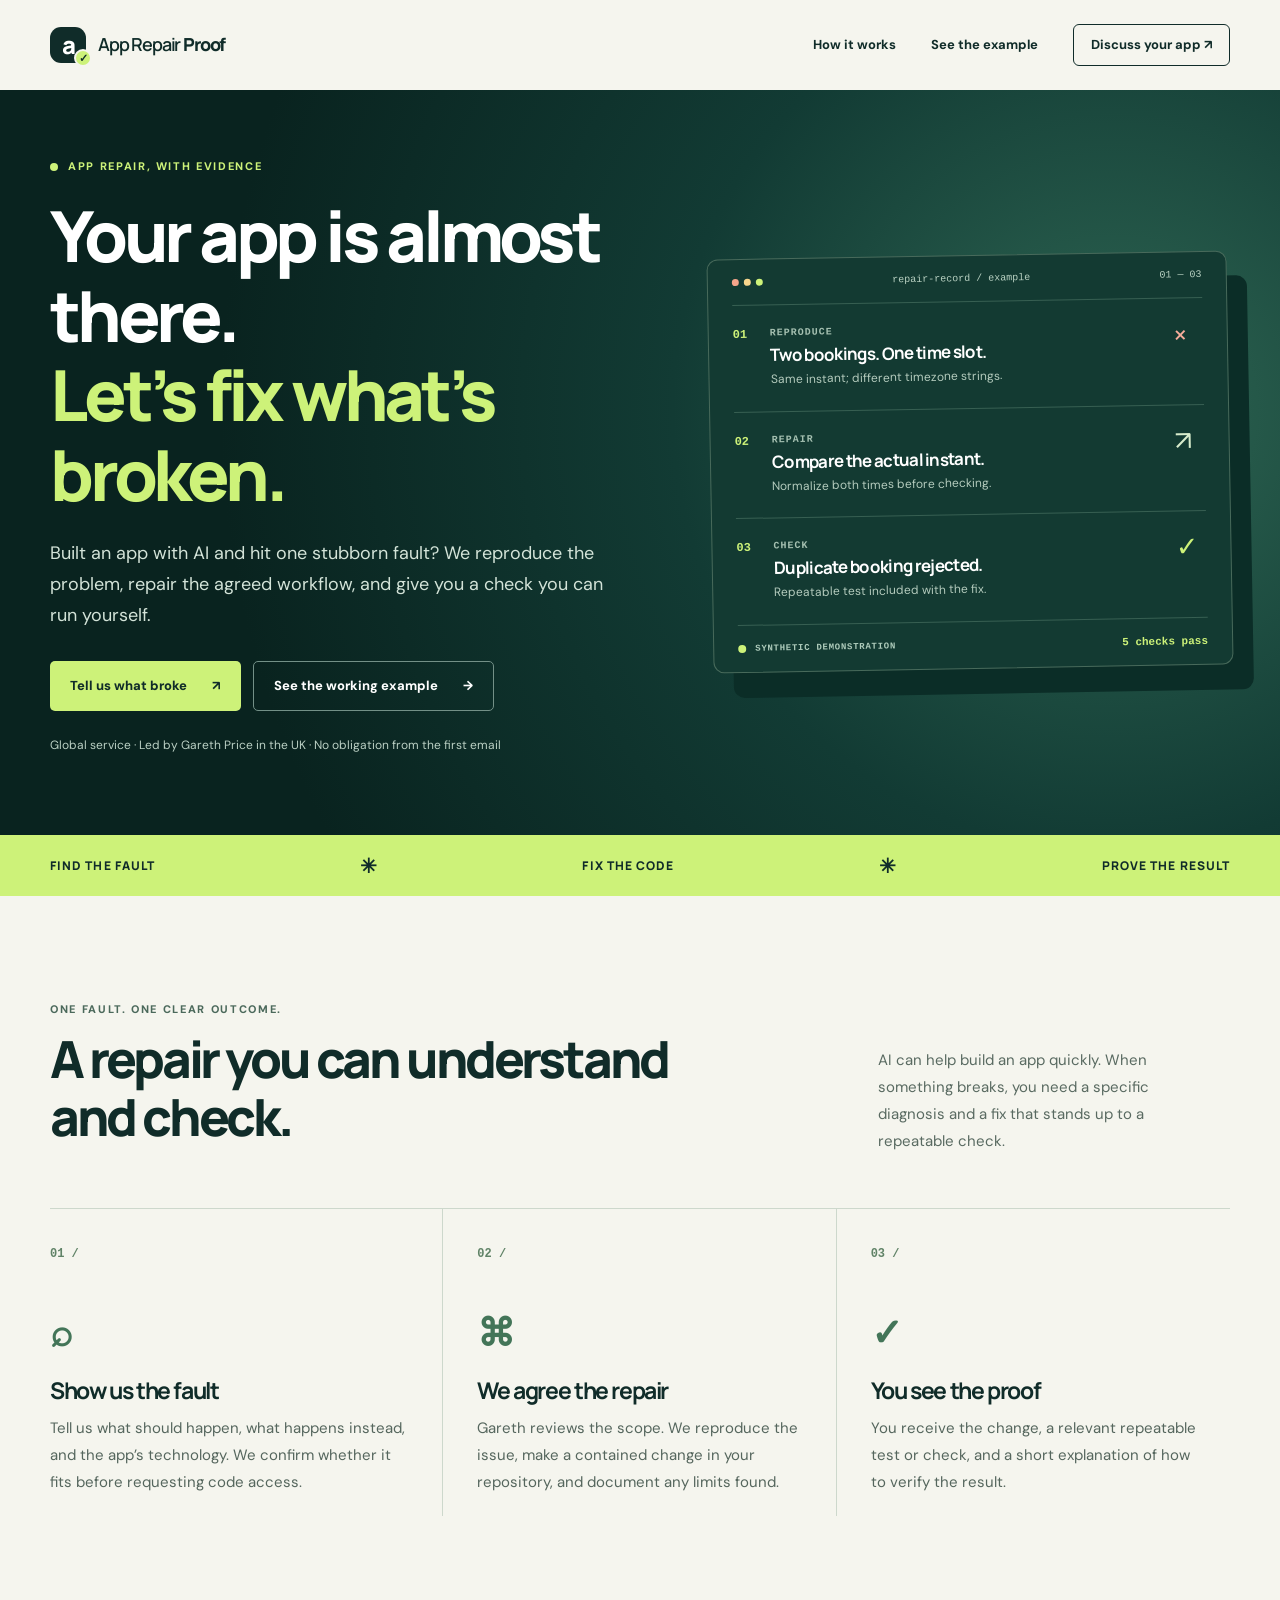
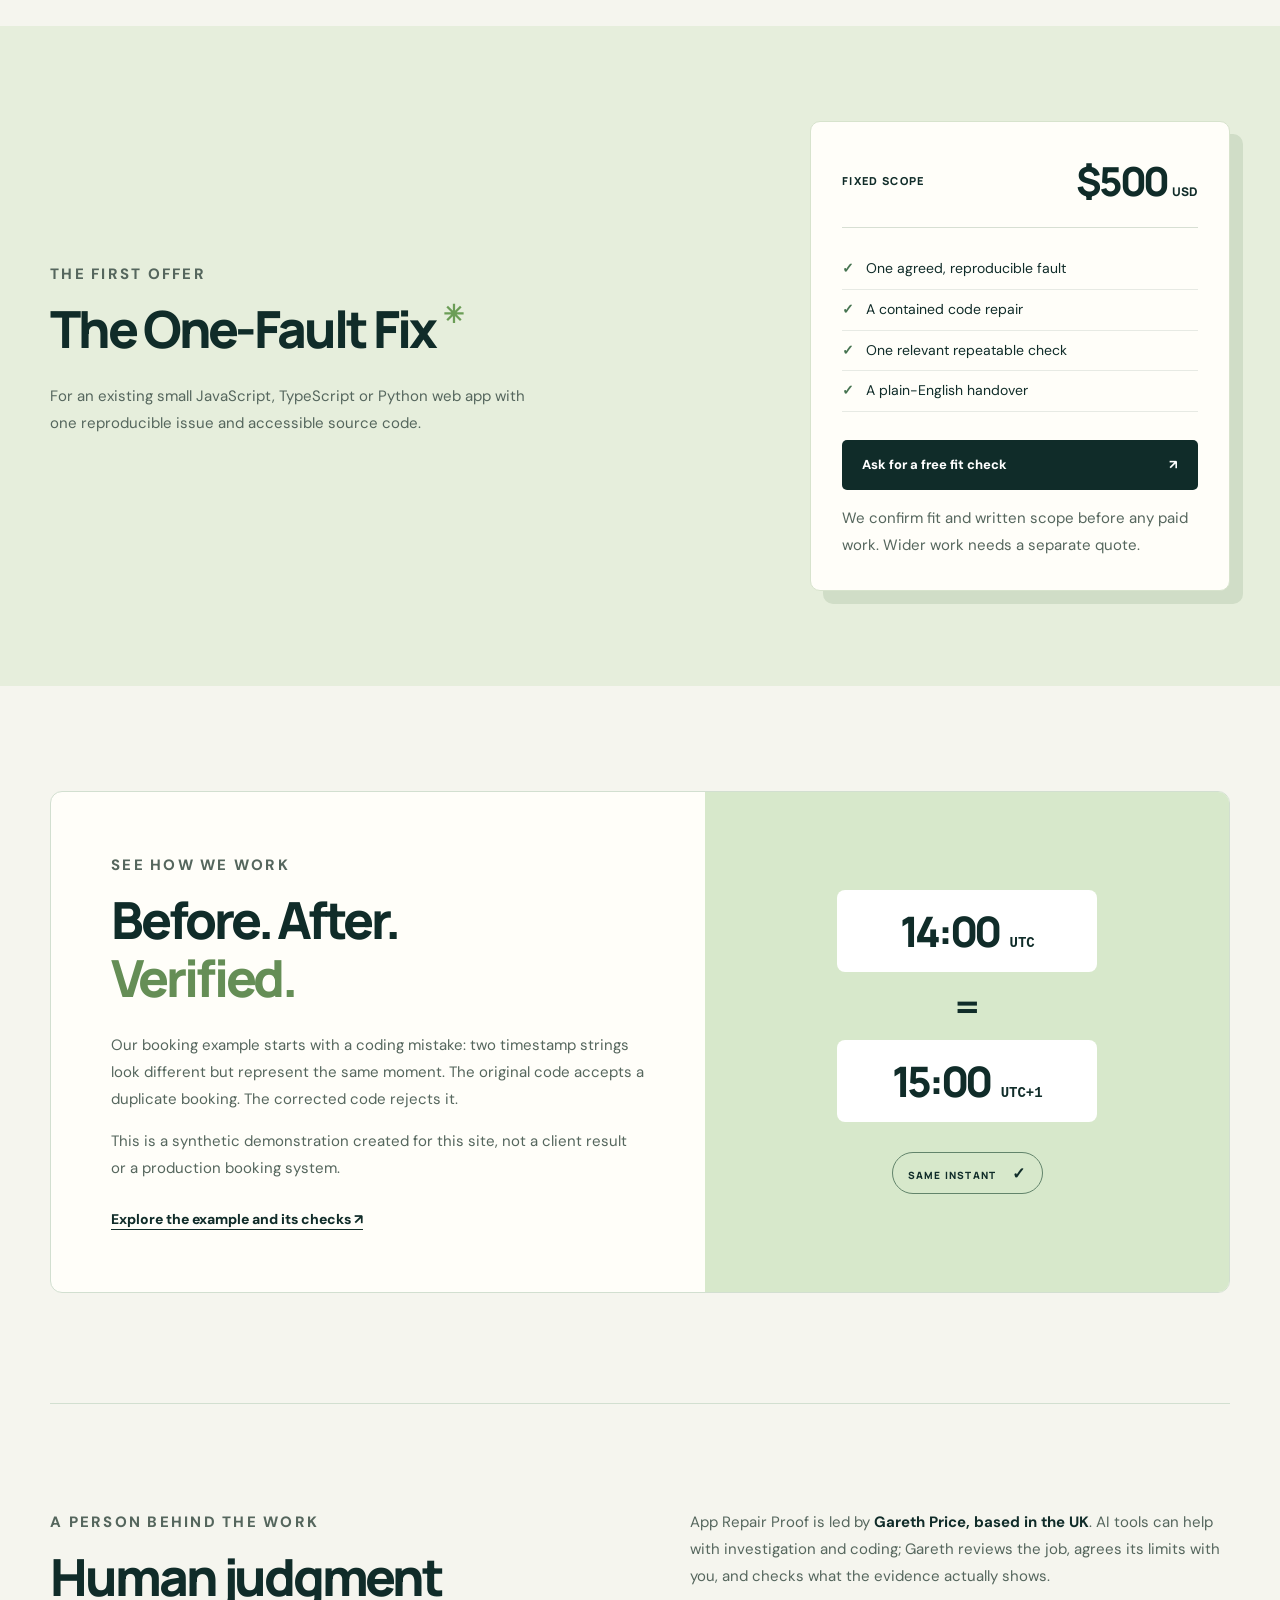
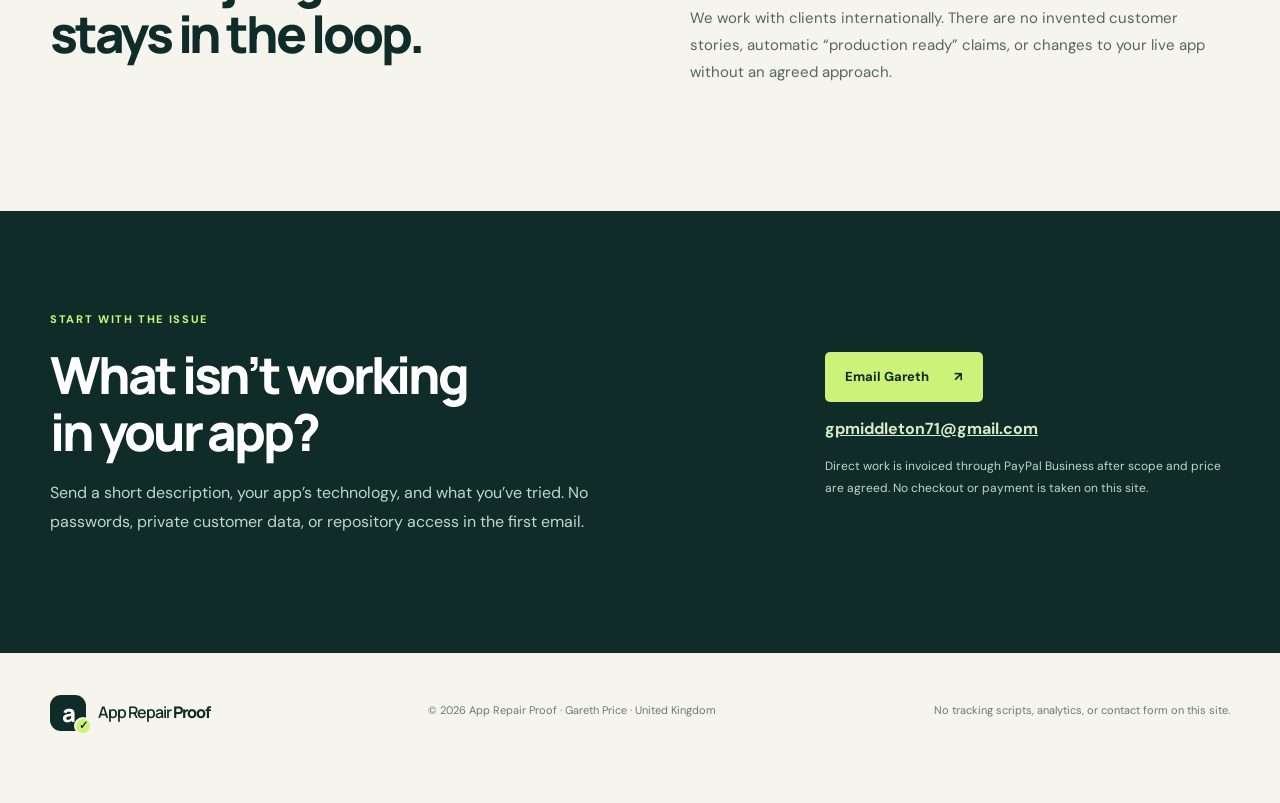
<file: index.html>
<!doctype html>
<html lang="en">
<head>
  <meta charset="utf-8">
  <meta name="viewport" content="width=device-width, initial-scale=1">
  <meta name="theme-color" content="#102c29">
  <meta name="description" content="App Repair Proof repairs one agreed fault in an AI-built web app and shows a repeatable check. Led by Gareth Price in the UK. Global service.">
  <meta property="og:title" content="App Repair Proof — Find the fault. Fix the code. Prove the result.">
  <meta property="og:description" content="One agreed, reproducible app fault. A clear repair and a repeatable check. $500 fixed scope for qualifying small web apps.">
  <title>App Repair Proof | Fix one fault and show the result</title>
  <link rel="icon" href="favicon.svg" type="image/svg+xml">
  <link rel="stylesheet" href="styles.css">
</head>
<body>
  <a class="skip" href="#main">Skip to content</a>
  <header class="header wrap">
    <a class="brand" href="./" aria-label="App Repair Proof home"><span class="brand-mark" aria-hidden="true">a<span>✓</span></span><span>App Repair <strong>Proof</strong></span></a>
    <nav aria-label="Main navigation"><a href="#how">How it works</a><a href="demo.html">See the example</a><a class="nav-contact" href="#contact">Discuss your app <span aria-hidden="true">↗</span></a></nav>
  </header>
  <main id="main">
    <section class="hero wrap">
      <div class="hero-copy">
        <p class="eyebrow"><span class="dot"></span> APP REPAIR, WITH EVIDENCE</p>
        <h1>Your app is almost there.<br><em>Let’s fix what’s broken.</em></h1>
        <p class="lead">Built an app with AI and hit one stubborn fault? We reproduce the problem, repair the agreed workflow, and give you a check you can run yourself.</p>
        <div class="hero-actions"><a class="button button-light" href="mailto:gpmiddleton71@gmail.com?subject=App%20Repair%20Proof%20%E2%80%94%20fit%20check">Tell us what broke <span aria-hidden="true">↗</span></a><a class="button button-outline" href="demo.html">See the working example <span aria-hidden="true">→</span></a></div>
        <p class="fine light-fine">Global service · Led by Gareth Price in the UK · No obligation from the first email</p>
      </div>
      <div class="hero-visual" aria-label="Illustration of a fault reproduced, repaired, and checked">
        <div class="mini-top"><span class="mini-dots" aria-hidden="true"><i></i><i></i><i></i></span><span>repair-record / example</span><span>01 — 03</span></div>
        <div class="mini-row"><span class="mini-num">01</span><div><small>REPRODUCE</small><strong>Two bookings. One time slot.</strong><p>Same instant; different timezone strings.</p></div><span class="mini-cross" aria-hidden="true">×</span></div>
        <div class="mini-row"><span class="mini-num">02</span><div><small>REPAIR</small><strong>Compare the actual instant.</strong><p>Normalize both times before checking.</p></div><span class="mini-arrow" aria-hidden="true">↗</span></div>
        <div class="mini-row"><span class="mini-num">03</span><div><small>CHECK</small><strong>Duplicate booking rejected.</strong><p>Repeatable test included with the fix.</p></div><span class="mini-check" aria-hidden="true">✓</span></div>
        <div class="mini-bottom"><span class="signal"></span> SYNTHETIC DEMONSTRATION <span>5 checks pass</span></div>
      </div>
    </section>
    <div class="ticker"><div class="wrap ticker-inner"><span>FIND THE FAULT</span><b aria-hidden="true">✳</b><span>FIX THE CODE</span><b aria-hidden="true">✳</b><span>PROVE THE RESULT</span></div></div>
    <section class="section wrap" id="how"><div class="section-head"><div><p class="eyebrow dark-eyebrow">ONE FAULT. ONE CLEAR OUTCOME.</p><h2>A repair you can understand<br>and check.</h2></div><p>AI can help build an app quickly. When something breaks, you need a specific diagnosis and a fix that stands up to a repeatable check.</p></div>
      <div class="steps"><article><span class="step-number">01 /</span><div class="step-icon">⌕</div><h3>Show us the fault</h3><p>Tell us what should happen, what happens instead, and the app’s technology. We confirm whether it fits before requesting code access.</p></article><article><span class="step-number">02 /</span><div class="step-icon">⌘</div><h3>We agree the repair</h3><p>Gareth reviews the scope. We reproduce the issue, make a contained change in your repository, and document any limits found.</p></article><article><span class="step-number">03 /</span><div class="step-icon">✓</div><h3>You see the proof</h3><p>You receive the change, a relevant repeatable test or check, and a short explanation of how to verify the result.</p></article></div>
    </section>
    <section class="offer-band"><div class="wrap offer-grid"><div><p class="eyebrow dark-eyebrow">THE FIRST OFFER</p><h2>The One-Fault Fix<span class="star">✳</span></h2><p>For an existing small JavaScript, TypeScript or Python web app with one reproducible issue and accessible source code.</p></div><div class="price-card"><div class="price-top"><span>FIXED SCOPE</span><span class="price">$500 <small>USD</small></span></div><ul><li>One agreed, reproducible fault</li><li>A contained code repair</li><li>One relevant repeatable check</li><li>A plain-English handover</li></ul><a class="button button-dark" href="mailto:gpmiddleton71@gmail.com?subject=App%20Repair%20Proof%20%E2%80%94%20One-Fault%20Fix">Ask for a free fit check <span aria-hidden="true">↗</span></a><p class="fine">We confirm fit and written scope before any paid work. Wider work needs a separate quote.</p></div></div></section>
    <section class="section wrap example"><div class="example-card"><div class="example-copy"><p class="eyebrow dark-eyebrow">SEE HOW WE WORK</p><h2>Before. After.<br><em>Verified.</em></h2><p>Our booking example starts with a coding mistake: two timestamp strings look different but represent the same moment. The original code accepts a duplicate booking. The corrected code rejects it.</p><p class="fine">This is a synthetic demonstration created for this site, not a client result or a production booking system.</p><a class="text-link" href="demo.html">Explore the example and its checks <span aria-hidden="true">↗</span></a></div><div class="example-graphic" aria-hidden="true"><div class="eg-line">14:00 <span>UTC</span></div><div class="eg-join">=</div><div class="eg-line">15:00 <span>UTC+1</span></div><div class="eg-pill">SAME INSTANT <strong>✓</strong></div></div></div></section>
    <section class="section wrap about"><div><p class="eyebrow dark-eyebrow">A PERSON BEHIND THE WORK</p><h2>Human judgment<br>stays in the loop.</h2></div><div><p>App Repair Proof is led by <strong>Gareth Price, based in the UK</strong>. AI tools can help with investigation and coding; Gareth reviews the job, agrees its limits with you, and checks what the evidence actually shows.</p><p>We work with clients internationally. There are no invented customer stories, automatic “production ready” claims, or changes to your live app without an agreed approach.</p></div></section>
    <section class="contact" id="contact"><div class="wrap contact-grid"><div><p class="eyebrow">START WITH THE ISSUE</p><h2>What isn’t working<br>in your app?</h2><p>Send a short description, your app’s technology, and what you’ve tried. No passwords, private customer data, or repository access in the first email.</p></div><div class="contact-action"><a class="button button-light" href="mailto:gpmiddleton71@gmail.com?subject=App%20Repair%20Proof%20%E2%80%94%20fit%20check">Email Gareth <span aria-hidden="true">↗</span></a><a class="mail" href="mailto:gpmiddleton71@gmail.com">gpmiddleton71@gmail.com</a><p class="fine light-fine">Direct work is invoiced through PayPal Business after scope and price are agreed. No checkout or payment is taken on this site.</p></div></div></section>
  </main>
  <footer class="footer wrap"><a class="brand" href="./"><span class="brand-mark" aria-hidden="true">a<span>✓</span></span><span>App Repair <strong>Proof</strong></span></a><p>© 2026 App Repair Proof · Gareth Price · United Kingdom</p><p>No tracking scripts, analytics, or contact form on this site.</p></footer>
</body>
</html>
</file>
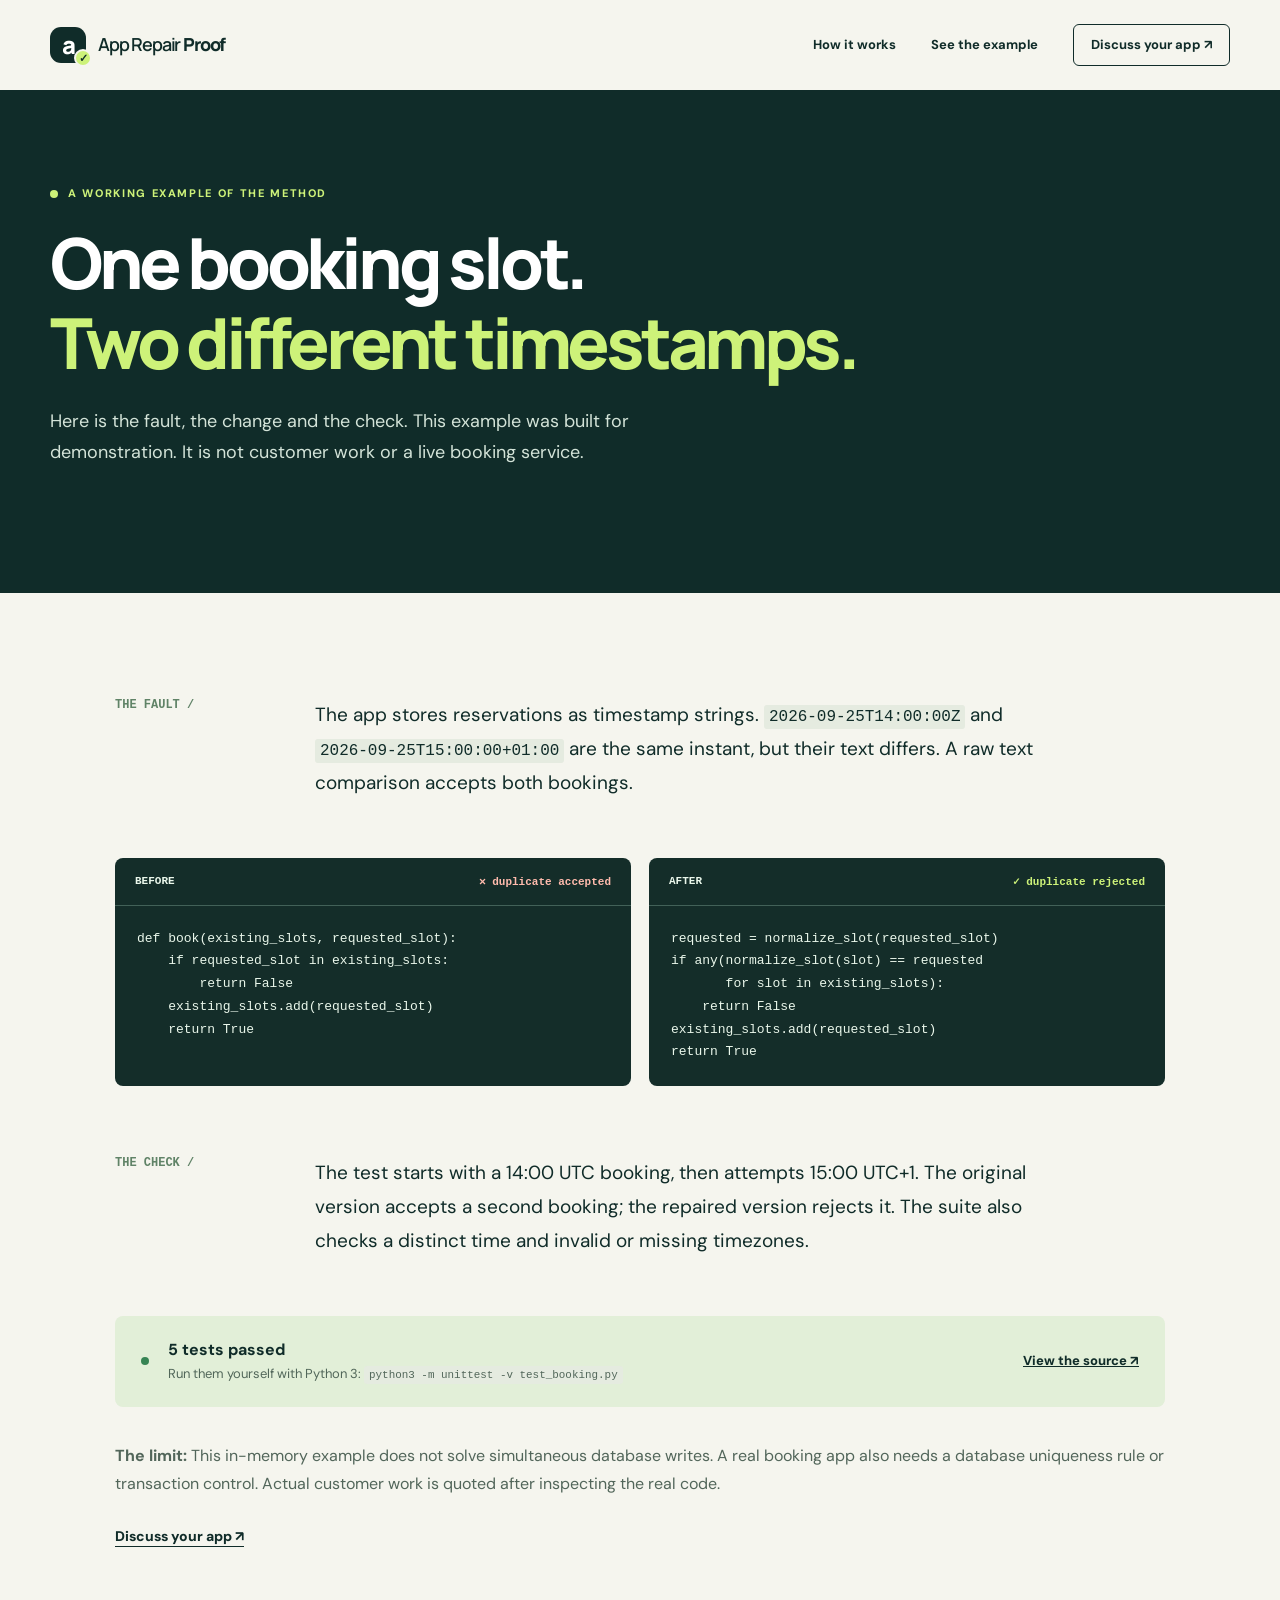
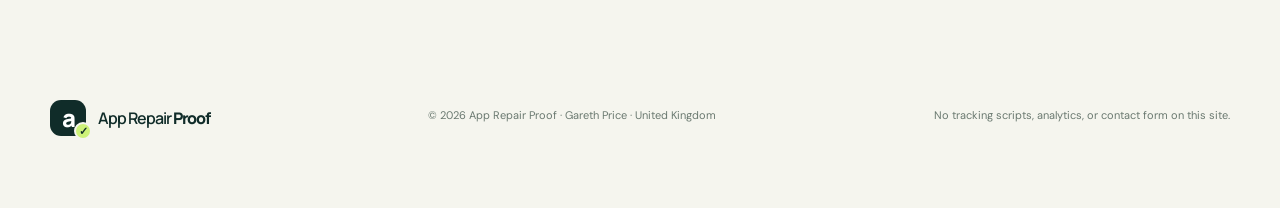
<file: demo.html>
<!doctype html>
<html lang="en">
<head>
  <meta charset="utf-8"><meta name="viewport" content="width=device-width, initial-scale=1">
  <meta name="theme-color" content="#102c29">
  <meta name="description" content="See the synthetic before-and-after booking repair demonstration behind App Repair Proof.">
  <title>The repair example | App Repair Proof</title>
  <link rel="icon" href="favicon.svg" type="image/svg+xml"><link rel="stylesheet" href="styles.css">
</head>
<body>
  <a class="skip" href="#main">Skip to content</a>
  <header class="header wrap"><a class="brand" href="./" aria-label="App Repair Proof home"><span class="brand-mark" aria-hidden="true">a<span>✓</span></span><span>App Repair <strong>Proof</strong></span></a><nav aria-label="Main navigation"><a href="./#how">How it works</a><a href="demo.html" aria-current="page">See the example</a><a class="nav-contact" href="./#contact">Discuss your app <span aria-hidden="true">↗</span></a></nav></header>
  <main id="main">
    <section class="demo-hero"><div class="wrap"><p class="eyebrow"><span class="dot"></span> A WORKING EXAMPLE OF THE METHOD</p><h1>One booking slot.<br><em>Two different timestamps.</em></h1><p class="lead">Here is the fault, the change and the check. This example was built for demonstration. It is not customer work or a live booking service.</p></div></section>
    <section class="section wrap demo-content">
      <div class="demo-intro"><span class="step-number">THE FAULT /</span><p>The app stores reservations as timestamp strings. <code>2026-09-25T14:00:00Z</code> and <code>2026-09-25T15:00:00+01:00</code> are the same instant, but their text differs. A raw text comparison accepts both bookings.</p></div>
      <div class="code-grid">
        <article class="code-card bad"><div class="code-title"><span>BEFORE</span><span>✕ duplicate accepted</span></div><pre><code>def book(existing_slots, requested_slot):
    if requested_slot in existing_slots:
        return False
    existing_slots.add(requested_slot)
    return True</code></pre></article>
        <article class="code-card good"><div class="code-title"><span>AFTER</span><span>✓ duplicate rejected</span></div><pre><code>requested = normalize_slot(requested_slot)
if any(normalize_slot(slot) == requested
       for slot in existing_slots):
    return False
existing_slots.add(requested_slot)
return True</code></pre></article>
      </div>
      <div class="demo-intro second"><span class="step-number">THE CHECK /</span><p>The test starts with a 14:00 UTC booking, then attempts 15:00 UTC+1. The original version accepts a second booking; the repaired version rejects it. The suite also checks a distinct time and invalid or missing timezones.</p></div>
      <div class="test-result"><span class="green-dot"></span><div><strong>5 tests passed</strong><p>Run them yourself with Python 3: <code>python3 -m unittest -v test_booking.py</code></p></div><a href="https://github.com/Tempest1953/app-repair-proof/tree/main/demo" target="_blank" rel="noopener noreferrer">View the source <span aria-hidden="true">↗</span></a></div>
      <p class="demo-limitation"><strong>The limit:</strong> This in-memory example does not solve simultaneous database writes. A real booking app also needs a database uniqueness rule or transaction control. Actual customer work is quoted after inspecting the real code.</p>
      <a class="text-link" href="./#contact">Discuss your app <span aria-hidden="true">↗</span></a>
    </section>
  </main>
  <footer class="footer wrap"><a class="brand" href="./"><span class="brand-mark" aria-hidden="true">a<span>✓</span></span><span>App Repair <strong>Proof</strong></span></a><p>© 2026 App Repair Proof · Gareth Price · United Kingdom</p><p>No tracking scripts, analytics, or contact form on this site.</p></footer>
</body>
</html>
</file>
<file: styles.css>
@import url('https://fonts.googleapis.com/css2?family=DM+Sans:wght@400;500;600;700&family=Manrope:wght@400;500;600;700;800&display=swap');
:root{--ink:#102c29;--forest:#123c35;--deep:#09231f;--cream:#f5f5ee;--paper:#fffef9;--lime:#cdf279;--muted:#64736b;--line:#d7dfd3}
*{box-sizing:border-box}html{scroll-behavior:smooth}body{overflow-x:clip;margin:0;background:var(--cream);color:var(--ink);font-family:"DM Sans",Arial,sans-serif;line-height:1.55}a{color:inherit}a:focus-visible{outline:3px solid #ec9d55;outline-offset:4px}.wrap{width:min(1180px,calc(100% - 64px));margin-inline:auto}.skip{position:absolute;left:-10000px;top:auto;z-index:20;background:#fff;padding:12px}.skip:focus{left:12px;top:12px}
.header{height:90px;display:flex;align-items:center;justify-content:space-between;gap:20px}.brand{display:inline-flex;align-items:center;gap:12px;text-decoration:none;font-family:Manrope,Arial,sans-serif;font-size:18px;letter-spacing:-.065em;font-weight:600;white-space:nowrap}.brand strong{font-weight:800}.brand-mark{position:relative;display:grid;place-items:center;width:36px;height:36px;border-radius:11px;background:var(--ink);color:#fff;font-size:24px;font-weight:800;line-height:1}.brand-mark span{position:absolute;right:-6px;bottom:-4px;display:grid;place-items:center;background:var(--lime);color:var(--ink);height:18px;width:18px;border:2px solid var(--cream);border-radius:50%;font:700 11px Arial,sans-serif}
nav{display:flex;align-items:center;gap:35px;font-size:13px;font-weight:700}nav a{text-decoration:none}nav a:hover{text-decoration:underline;text-underline-offset:5px}nav .nav-contact{border:1px solid var(--ink);border-radius:6px;padding:10px 17px}nav .nav-contact:hover{background:var(--ink);color:#fff;text-decoration:none}
h1,h2,h3,p{margin-top:0}h1,h2,h3{font-family:Manrope,Arial,sans-serif;line-height:1.13;letter-spacing:-.06em}h1{font-size:clamp(46px,5.5vw,78px);font-weight:800;margin:21px 0 24px}h2{font-size:clamp(37px,4vw,57px);font-weight:800;margin:12px 0 25px}h3{font-size:23px;margin:20px 0 12px}em{font-style:normal;color:var(--lime)}.eyebrow{display:flex;align-items:center;gap:10px;font-size:11px;letter-spacing:.15em;font-weight:800;color:var(--lime);margin:0}.dark-eyebrow{color:#4b695b}.dot,.signal,.green-dot{height:8px;width:8px;border-radius:50%;background:var(--lime);display:inline-block}.button{display:inline-flex;justify-content:space-between;align-items:center;gap:25px;min-height:50px;padding:12px 20px;border-radius:5px;font-size:13px;font-weight:800;text-decoration:none;transition:transform .18s,background .18s}.button:hover{transform:translateY(-2px)}.button-light{background:var(--lime);color:var(--ink)}.button-light:hover{background:#e0ff9a}.button-outline{border:1px solid #739087;color:#fff}.button-outline:hover{background:#244e44}.button-dark{background:var(--ink);color:#fff}.button-dark:hover{background:#27554a}.fine{font-size:12px;color:#60736c;line-height:1.55}.light-fine{color:#bbd0c4}
.hero{min-height:640px;display:grid;grid-template-columns:1.08fr .92fr;gap:50px;align-items:center;position:relative}.hero:before{content:"";position:absolute;z-index:-1;top:0;bottom:0;left:50%;width:100vw;transform:translateX(-50%);background:radial-gradient(circle at 87% 43%,#2e6653 0,#123b34 37%,var(--deep) 75%)}.hero-copy{color:#fff;padding:68px 0}.lead{font-size:18px;max-width:570px;line-height:1.72;color:#d3e3d8;margin-bottom:30px}.hero-actions{display:flex;flex-wrap:wrap;gap:12px;margin-bottom:25px}.hero-visual{border:1px solid #486a5b;background:#133a32;border-radius:11px;color:#fff;box-shadow:20px 25px 0 #0b2d27;padding:0 24px;transform:rotate(-1deg)}.mini-top{display:flex;justify-content:space-between;align-items:center;gap:10px;border-bottom:1px solid #375f52;padding:16px 0;font:500 10px/1.3 monospace;color:#bad2c3}.mini-dots{display:flex;gap:5px}.mini-dots i{height:7px;width:7px;border-radius:50%;background:#86ab93}.mini-dots i:first-child{background:#f5a58b}.mini-dots i:nth-child(2){background:#f8d68d}.mini-dots i:nth-child(3){background:#cdf279}.mini-row{display:grid;grid-template-columns:25px 1fr 30px;align-items:start;gap:12px;padding:22px 0;border-bottom:1px solid #375f52}.mini-num{font:700 12px monospace;color:var(--lime)}.mini-row small{display:block;color:#a5c0b1;font:700 10px monospace;letter-spacing:.1em;margin-bottom:5px}.mini-row strong{display:block;font:700 17px Manrope,Arial,sans-serif;letter-spacing:-.04em}.mini-row p{margin:4px 0 0;color:#b4cbbd;font-size:12px}.mini-cross,.mini-arrow,.mini-check{font-size:27px;line-height:1}.mini-cross{color:#f6ad9b}.mini-arrow{color:#d8eccc}.mini-check{color:var(--lime)}.mini-bottom{display:flex;align-items:center;gap:9px;padding:17px 0;color:#aecbbb;font:700 9px monospace;letter-spacing:.08em}.mini-bottom span:last-child{margin-left:auto;color:var(--lime);font-size:11px;letter-spacing:0}
.ticker{background:var(--lime)}.ticker-inner{height:61px;display:flex;justify-content:space-between;align-items:center;gap:16px;font:800 12px Manrope,Arial,sans-serif;letter-spacing:.09em}.ticker b{font-size:20px}.section{padding-top:105px;padding-bottom:110px}.section-head{display:grid;grid-template-columns:1.2fr .55fr;align-items:end;gap:60px}.section-head>p{font-size:15px;line-height:1.8;color:#596a61;max-width:330px}.steps{display:grid;grid-template-columns:repeat(3,1fr);margin-top:38px;border-top:1px solid #cdd8cc}.steps article{padding:31px 34px 5px 0;border-right:1px solid #cdd8cc}.steps article+article{padding-left:34px}.steps article:last-child{border-right:0}.step-number{font:700 12px monospace;color:#608367}.step-icon{font:700 38px Manrope,Arial,sans-serif;color:#437558;margin-top:40px}.steps p,.offer-grid>div>p,.example-copy p,.about p{color:#55665d;font-size:15px;line-height:1.8}.offer-band{background:#e6eedc;padding:95px 0}.offer-grid{display:grid;grid-template-columns:1fr 420px;gap:85px;align-items:center}.offer-grid>div>p{max-width:490px}.star{font-size:25px;color:#6b9d56;vertical-align:top;margin-left:8px}.price-card{background:var(--paper);border:1px solid #d7e3cd;border-radius:10px;padding:31px;box-shadow:13px 13px 0 #d0ddc7}.price-top{display:flex;justify-content:space-between;align-items:center;gap:15px;font:800 11px Manrope,Arial,sans-serif;letter-spacing:.12em;border-bottom:1px solid var(--line);padding-bottom:19px}.price{font:800 40px Manrope,Arial,sans-serif;letter-spacing:-.08em}.price small{font-size:12px;letter-spacing:0}.price-card ul{list-style:none;padding:0;margin:21px 0 28px}.price-card li{padding:9px 0;font-size:14px;border-bottom:1px solid #e7eae4}.price-card li:before{content:"✓";font-weight:bold;color:#467451;padding-right:12px}.price-card .button{width:100%}.price-card .fine{margin:15px 0 0}
.example-card{display:grid;grid-template-columns:1fr .8fr;overflow:hidden;border:1px solid #d2dfd0;border-radius:12px;background:#fffef9}.example-copy{padding:60px}.example-copy em{color:#658e56}.example-graphic{display:flex;flex-direction:column;justify-content:center;align-items:center;background:#d7e8cb;padding:50px 24px}.eg-line{background:#fff;color:var(--ink);font:800 42px Manrope,Arial,sans-serif;letter-spacing:-.08em;border-radius:8px;padding:12px 35px;min-width:260px;text-align:center}.eg-line span{font:700 14px monospace;letter-spacing:0;margin-left:6px}.eg-join{font:800 38px Manrope,Arial,sans-serif;padding:8px}.eg-pill{margin-top:30px;border:1px solid #62846b;border-radius:100px;padding:9px 15px;font:800 10px Manrope,Arial,sans-serif;letter-spacing:.12em}.eg-pill strong{font-size:16px;margin-left:13px}.text-link{display:inline-block;font-weight:800;font-size:14px;text-underline-offset:5px;margin-top:12px}.about{display:grid;grid-template-columns:1fr 1fr;gap:100px;border-top:1px solid #d2dfd0}.about p strong{color:var(--ink)}.contact{background:var(--ink);color:#fff;padding:100px 0}.contact-grid{display:grid;grid-template-columns:1fr .6fr;gap:100px;align-items:center}.contact h2{margin:18px 0}.contact p:not(.eyebrow){color:#c2d6ca;max-width:560px;line-height:1.8}.contact-action{display:flex;flex-direction:column;align-items:flex-start;gap:15px}.mail{color:#d6ebc8;font-weight:700;overflow-wrap:anywhere}.footer{min-height:150px;padding-top:42px;padding-bottom:32px;display:flex;align-items:flex-start;justify-content:space-between;gap:24px}.footer p{color:#6a7970;font-size:11px;margin-top:7px}.footer .brand{font-size:16px}
.demo-hero{background:var(--ink);color:#fff;padding:95px 0}.demo-hero .lead{max-width:700px}.demo-content{max-width:1050px}.demo-intro{display:grid;grid-template-columns:160px 1fr;gap:40px;align-items:start;margin-bottom:38px}.demo-intro p{font-size:19px;line-height:1.8;max-width:730px}.demo-intro code,.test-result code{background:#e5ebe0;padding:3px 5px;border-radius:3px;font-size:.84em;overflow-wrap:anywhere}.code-grid{display:grid;grid-template-columns:1fr 1fr;gap:18px}.code-card{background:#142d29;border-radius:8px;overflow:hidden;color:#eaf7eb}.code-title{display:flex;justify-content:space-between;gap:10px;border-bottom:1px solid #426158;padding:17px 20px;font:700 11px monospace}.bad .code-title span:last-child{color:#ffbbad}.good .code-title span:last-child{color:#cdf279}.code-card pre{overflow:auto;padding:22px;margin:0;font:13px/1.75 monospace}.second{margin-top:70px}.test-result{display:flex;align-items:center;gap:19px;background:#e2efd8;border-radius:8px;padding:22px 26px}.green-dot{background:#378454;flex:none}.test-result p{margin:2px 0 0;color:#52675a;font-size:13px}.test-result a{margin-left:auto;font-weight:800;font-size:13px;white-space:nowrap}.demo-limitation{margin-top:35px;color:#52665a;line-height:1.75}
@media(max-width:950px){.hero{grid-template-columns:1fr;gap:0;padding-bottom:70px}.hero-copy{padding-bottom:25px}.hero-visual{max-width:620px;transform:none;box-shadow:12px 12px 0 #0b2d27}.offer-grid{gap:30px;grid-template-columns:1fr 390px}.about,.contact-grid{gap:40px}.example-copy{padding:38px}}
@media(max-width:700px){.wrap{width:min(100% - 32px,520px)}.header{height:auto;min-height:76px;align-items:flex-start;padding-top:19px;padding-bottom:16px;flex-wrap:wrap}.brand{font-size:17px}nav{width:100%;justify-content:space-between;gap:8px;font-size:11px}nav .nav-contact{padding:6px 8px}.hero{min-height:0;padding-bottom:50px}.hero-copy{padding:65px 0 30px}.hero h1{font-size:clamp(39px,9vw,57px)}.lead{font-size:16px}.hero-actions .button{width:100%}.hero-visual{padding:0 16px}.mini-row{padding:16px 0}.mini-row strong{font-size:14px}.mini-row p{font-size:11px}.mini-bottom{font-size:8px}.ticker-inner{font-size:8px;gap:4px}.ticker b{font-size:13px}.section{padding-top:65px;padding-bottom:65px}.section-head,.steps,.offer-grid,.example-card,.about,.contact-grid,.code-grid,.demo-intro{grid-template-columns:1fr;gap:22px}.steps{border-top:0;gap:0}.steps article,.steps article+article{border:0;border-top:1px solid #cdd8cc;padding:20px 0}.step-icon{margin-top:12px}.offer-band,.contact{padding:65px 0}.price-card{padding:23px;box-shadow:7px 7px 0 #d0ddc7}.example-copy{padding:30px}.example-graphic{padding:40px 15px}.about{border:0}.footer{display:block;padding-bottom:40px}.footer p{margin:18px 0 0}.demo-hero{padding:65px 0}.demo-intro{gap:10px}.demo-intro p{font-size:16px}.code-card pre{font-size:11px}.test-result{flex-wrap:wrap}.test-result a{margin-left:27px}.contact-action{margin-top:10px}}
@media(prefers-reduced-motion:reduce){html{scroll-behavior:auto}.button{transition:none}}
</file>
